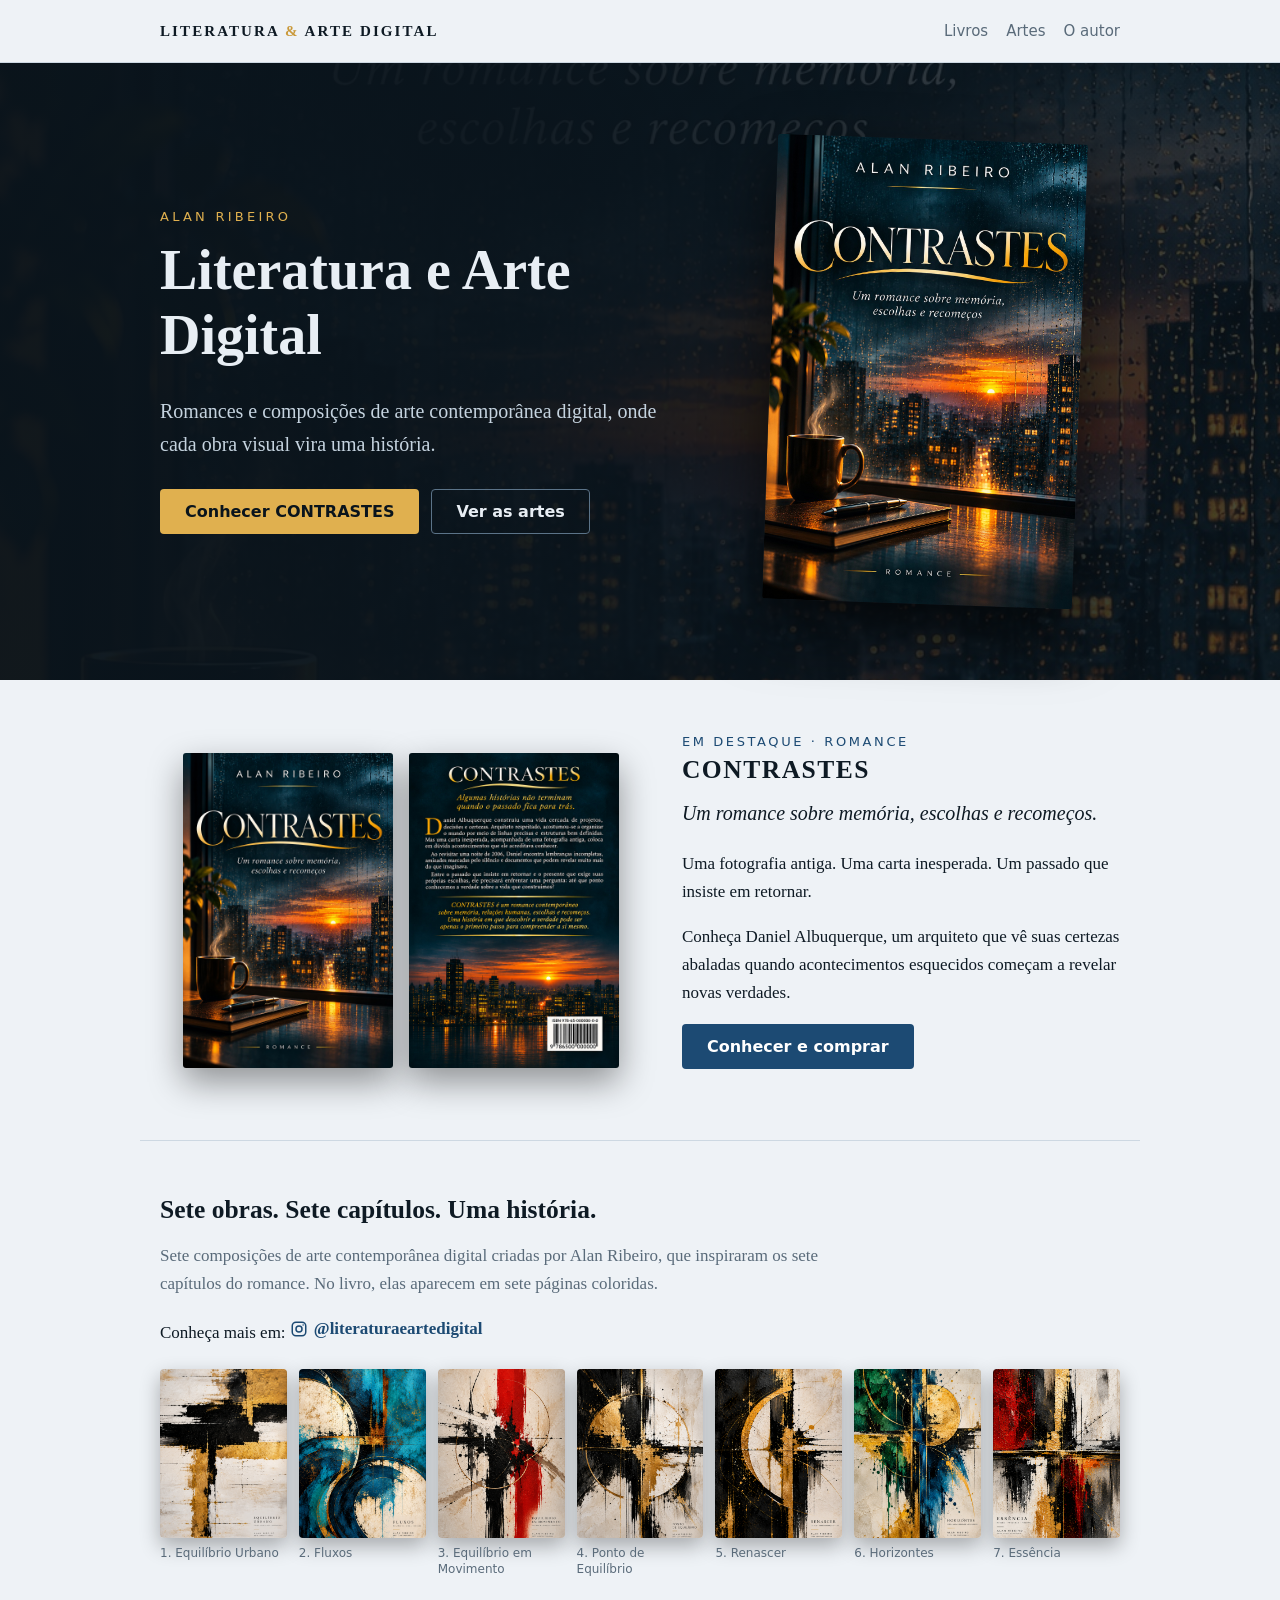
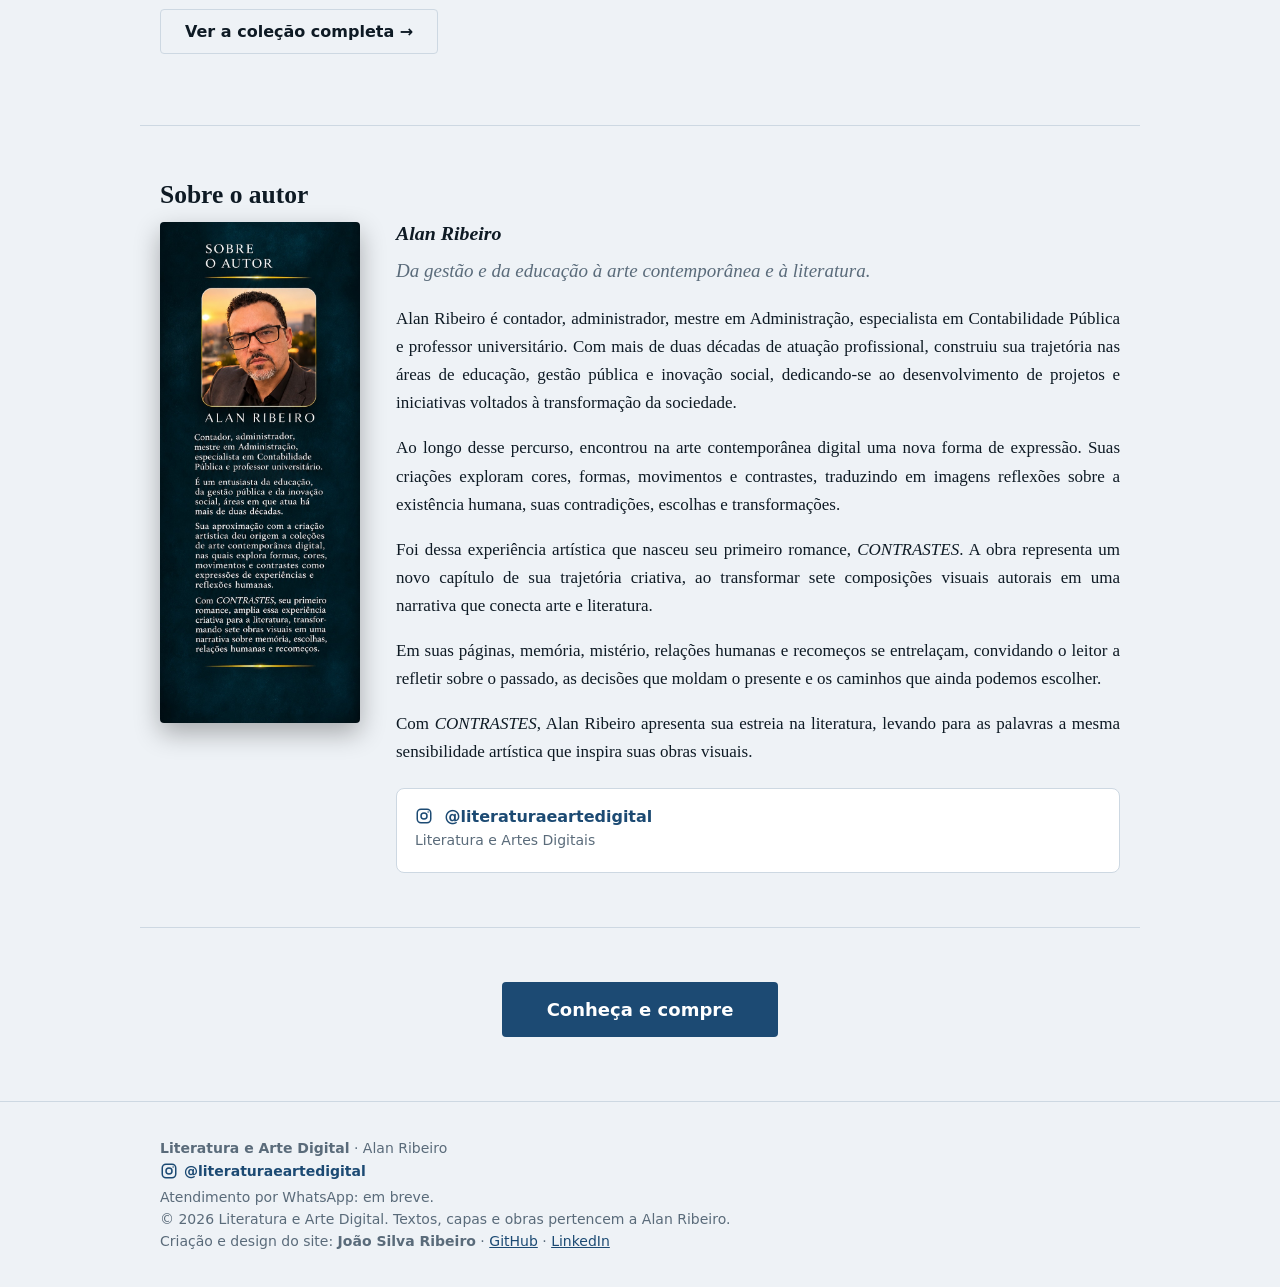
<file: index.html>
<!DOCTYPE html>
<html lang="pt-BR">
<head>
<meta charset="utf-8">
<meta name="viewport" content="width=device-width, initial-scale=1, viewport-fit=cover">
<title>Literatura e Arte Digital — Alan Ribeiro</title>
<meta name="description" content="Livros e arte contemporânea digital de Alan Ribeiro. Conheça CONTRASTES, seu primeiro romance.">
<meta property="og:title" content="Literatura e Arte Digital — Alan Ribeiro">
<meta property="og:description" content="Livros e arte contemporânea digital de Alan Ribeiro. Conheça CONTRASTES, seu primeiro romance.">
<meta property="og:image" content="https://literaturaeartedigital.com.br/images/capa.jpeg">
<meta property="og:url" content="https://literaturaeartedigital.com.br/">
<link rel="canonical" href="https://literaturaeartedigital.com.br/">
<link rel="stylesheet" href="assets/site.css">
<style>
.hero2{background:linear-gradient(100deg,rgba(10,20,28,.97) 38%,rgba(10,20,28,.72)),url(images/capa.jpeg) center/cover,#0a141c;color:#e8eef4;padding:76px 0}
.hero2 .in{display:grid;grid-template-columns:1.15fr .85fr;gap:44px;align-items:center}
.hero2 .eyebrow{font:13px system-ui,sans-serif;letter-spacing:.25em;text-transform:uppercase;color:#e0b04f;margin:0 0 14px}
.hero2 h1{font-size:clamp(34px,5.5vw,56px);max-width:620px}
.hero2 .lead{font-size:20px;max-width:560px;color:#c5d3df}
.hero2 .capa{display:block;width:100%;max-width:310px;margin:auto;border-radius:3px;box-shadow:0 26px 60px rgba(0,0,0,.65);transform:rotate(2deg)}
.dest{display:grid;grid-template-columns:minmax(0,1.1fr) minmax(0,1fr);gap:40px;align-items:center}
.dest .duo{display:flex;gap:16px;justify-content:center;align-items:flex-start}
.dest .duo img{width:46%;max-width:210px;aspect-ratio:2/3;object-fit:cover;border-radius:3px;box-shadow:0 14px 34px rgba(0,0,0,.4)}
.tag{font:13px system-ui,sans-serif;letter-spacing:.2em;text-transform:uppercase;color:var(--ac)}
.obras7{display:grid;grid-template-columns:repeat(7,1fr);gap:12px;margin-top:22px}
.obras7 .ob{display:block}
.obras7 img{display:block;width:100%;aspect-ratio:3/4;object-fit:cover;border-radius:4px;box-shadow:0 8px 20px rgba(0,0,0,.3);transition:transform .15s}
.obras7 span{display:block;margin-top:8px;font:12px/1.3 system-ui,sans-serif;color:var(--mut)}
.band{display:flex;gap:20px;align-items:center;justify-content:space-between;flex-wrap:wrap;background:var(--card);border:1px solid var(--line);border-radius:8px;padding:26px}
.band p{margin:0;max-width:560px}
@media(max-width:900px){.obras7{display:flex;overflow-x:auto;scroll-snap-type:x mandatory;padding-bottom:10px}.obras7 .ob{flex:0 0 140px;scroll-snap-align:start}}
@media(max-width:700px){.hero2{padding:52px 0}.hero2 .in,.dest{grid-template-columns:1fr}.hero2 .capa{max-width:230px;order:-1}.hero2 .acts{margin-top:22px}}
</style>
</head>
<body>
<header class="top"><div class="w bar"><a class="brand" href="./">LITERATURA <i>&amp;</i> ARTE DIGITAL</a><nav><a href="livros/">Livros</a><a href="artes/">Artes</a><a href="#sobre">O autor</a></nav></div></header>

<div class="hero2"><div class="w in">
<div>
<p class="eyebrow">Alan Ribeiro</p>
<h1>Literatura e Arte Digital</h1>
<p class="lead">Romances e composições de arte contemporânea digital, onde cada obra visual vira uma história.</p>
<div class="acts"><a class="btn gold" href="livros/contrastes/">Conhecer CONTRASTES</a><a class="btn ghost" href="livros/contrastes/#obras">Ver as artes</a></div>
</div>
<img class="capa" src="images/capa.jpeg" alt="Capa do livro CONTRASTES, de Alan Ribeiro">
</div></div>

<main>
<section class="w" id="destaque" style="border-top:0">
<div class="dest">
<div class="duo">
<img src="images/capa.jpeg" alt="Capa do livro CONTRASTES" loading="lazy">
<img src="images/quartacapa.jpeg" alt="Contracapa do livro CONTRASTES" loading="lazy">
</div>
<div>
<p class="tag">Em destaque · Romance</p>
<h2 style="letter-spacing:.06em">CONTRASTES</h2>
<p style="font-size:20px;font-style:italic;margin-top:0">Um romance sobre memória, escolhas e recomeços.</p>
<p>Uma fotografia antiga. Uma carta inesperada. Um passado que insiste em retornar.</p>
<p>Conheça Daniel Albuquerque, um arquiteto que vê suas certezas abaladas quando acontecimentos esquecidos começam a revelar novas verdades.</p>
<p><a class="btn" href="livros/contrastes/">Conhecer e comprar</a></p>
</div>
</div>
</section>

<section class="w" id="obras">
<h2>Sete obras. Sete capítulos. Uma história.</h2>
<p style="max-width:680px;color:var(--mut)">Sete composições de arte contemporânea digital criadas por Alan Ribeiro, que inspiraram os sete capítulos do romance. No livro, elas aparecem em sete páginas coloridas.</p>
<p>Conheça mais em: <a class="igl" href="https://www.instagram.com/literaturaeartedigital/" target="_blank" rel="noopener"><svg width="18" height="18" viewBox="0 0 24 24" fill="none" stroke="currentColor" stroke-width="2" stroke-linecap="round" stroke-linejoin="round" aria-hidden="true"><rect x="3" y="3" width="18" height="18" rx="5"/><circle cx="12" cy="12" r="4"/><circle cx="17.5" cy="6.5" r="1" fill="currentColor" stroke="none"/></svg> @literaturaeartedigital</a></p>
<div class="obras7">
<div class="ob"><img src="images/01_Equilibrio_Urbano.jpg" alt="Obra 1: Equilíbrio Urbano" loading="lazy"><span>1. Equilíbrio Urbano</span></div>
<div class="ob"><img src="images/02_Fluxos.jpg" alt="Obra 2: Fluxos" loading="lazy"><span>2. Fluxos</span></div>
<div class="ob"><img src="images/03_Equilibrio_em_Movimento.jpg" alt="Obra 3: Equilíbrio em Movimento" loading="lazy"><span>3. Equilíbrio em Movimento</span></div>
<div class="ob"><img src="images/04_Ponto_de_Equilibrio.jpg" alt="Obra 4: Ponto de Equilíbrio" loading="lazy"><span>4. Ponto de Equilíbrio</span></div>
<div class="ob"><img src="images/05_Renascer.jpg" alt="Obra 5: Renascer" loading="lazy"><span>5. Renascer</span></div>
<div class="ob"><img src="images/06_Horizontes.jpg" alt="Obra 6: Horizontes" loading="lazy"><span>6. Horizontes</span></div>
<div class="ob"><img src="images/07_Essencia.jpg" alt="Obra 7: Essência" loading="lazy"><span>7. Essência</span></div>
</div>
<p style="margin-top:32px"><a class="btn o" href="livros/contrastes/#obras">Ver a coleção completa →</a></p>
</section>

<section class="w" id="sobre"><h2>Sobre o autor</h2>
<div class="autor">
<img src="images/sobreoautor.jpeg" alt="Alan Ribeiro, autor de CONTRASTES" loading="lazy">
<div>
<h3 style="font-style:italic">Alan Ribeiro</h3>
<p class="tagl">Da gestão e da educação à arte contemporânea e à literatura.</p>
<p>Alan Ribeiro é contador, administrador, mestre em Administração, especialista em Contabilidade Pública e professor universitário. Com mais de duas décadas de atuação profissional, construiu sua trajetória nas áreas de educação, gestão pública e inovação social, dedicando-se ao desenvolvimento de projetos e iniciativas voltados à transformação da sociedade.</p>
<p>Ao longo desse percurso, encontrou na arte contemporânea digital uma nova forma de expressão. Suas criações exploram cores, formas, movimentos e contrastes, traduzindo em imagens reflexões sobre a existência humana, suas contradições, escolhas e transformações.</p>
<p>Foi dessa experiência artística que nasceu seu primeiro romance, <em>CONTRASTES</em>. A obra representa um novo capítulo de sua trajetória criativa, ao transformar sete composições visuais autorais em uma narrativa que conecta arte e literatura.</p>
<p>Em suas páginas, memória, mistério, relações humanas e recomeços se entrelaçam, convidando o leitor a refletir sobre o passado, as decisões que moldam o presente e os caminhos que ainda podemos escolher.</p>
<p>Com <em>CONTRASTES</em>, Alan Ribeiro apresenta sua estreia na literatura, levando para as palavras a mesma sensibilidade artística que inspira suas obras visuais.</p>
<div class="cards">
<a class="card" href="https://www.instagram.com/literaturaeartedigital/" target="_blank" rel="noopener"><b><svg style="vertical-align:-3px;margin-right:6px" width="18" height="18" viewBox="0 0 24 24" fill="none" stroke="currentColor" stroke-width="2" stroke-linecap="round" stroke-linejoin="round" aria-hidden="true"><rect x="3" y="3" width="18" height="18" rx="5"/><circle cx="12" cy="12" r="4"/><circle cx="17.5" cy="6.5" r="1" fill="currentColor" stroke="none"/></svg> @literaturaeartedigital</b><span>Literatura e Artes Digitais</span></a>
</div></div></div></section>

<section class="w" style="text-align:center"><a class="btn" style="font-size:18px;padding:16px 44px" href="livros/contrastes/">Conheça e compre</a></section>
</main>

<footer><div class="w">
<p><b>Literatura e Arte Digital</b> · Alan Ribeiro</p>
<p><a class="igl" href="https://www.instagram.com/literaturaeartedigital/" target="_blank" rel="noopener"><svg width="18" height="18" viewBox="0 0 24 24" fill="none" stroke="currentColor" stroke-width="2" stroke-linecap="round" stroke-linejoin="round" aria-hidden="true"><rect x="3" y="3" width="18" height="18" rx="5"/><circle cx="12" cy="12" r="4"/><circle cx="17.5" cy="6.5" r="1" fill="currentColor" stroke="none"/></svg> @literaturaeartedigital</a></p>
<p>Atendimento por WhatsApp: em breve.</p>
<p>© 2026 Literatura e Arte Digital. Textos, capas e obras pertencem a Alan Ribeiro.</p>
<p>Criação e design do site: <b>João Silva Ribeiro</b> · <a href="https://github.com/joaosr8" target="_blank" rel="noopener">GitHub</a> · <a href="https://www.linkedin.com/in/joaosr8/" target="_blank" rel="noopener">LinkedIn</a></p>
</div></footer>
</body>
</html>
</file>
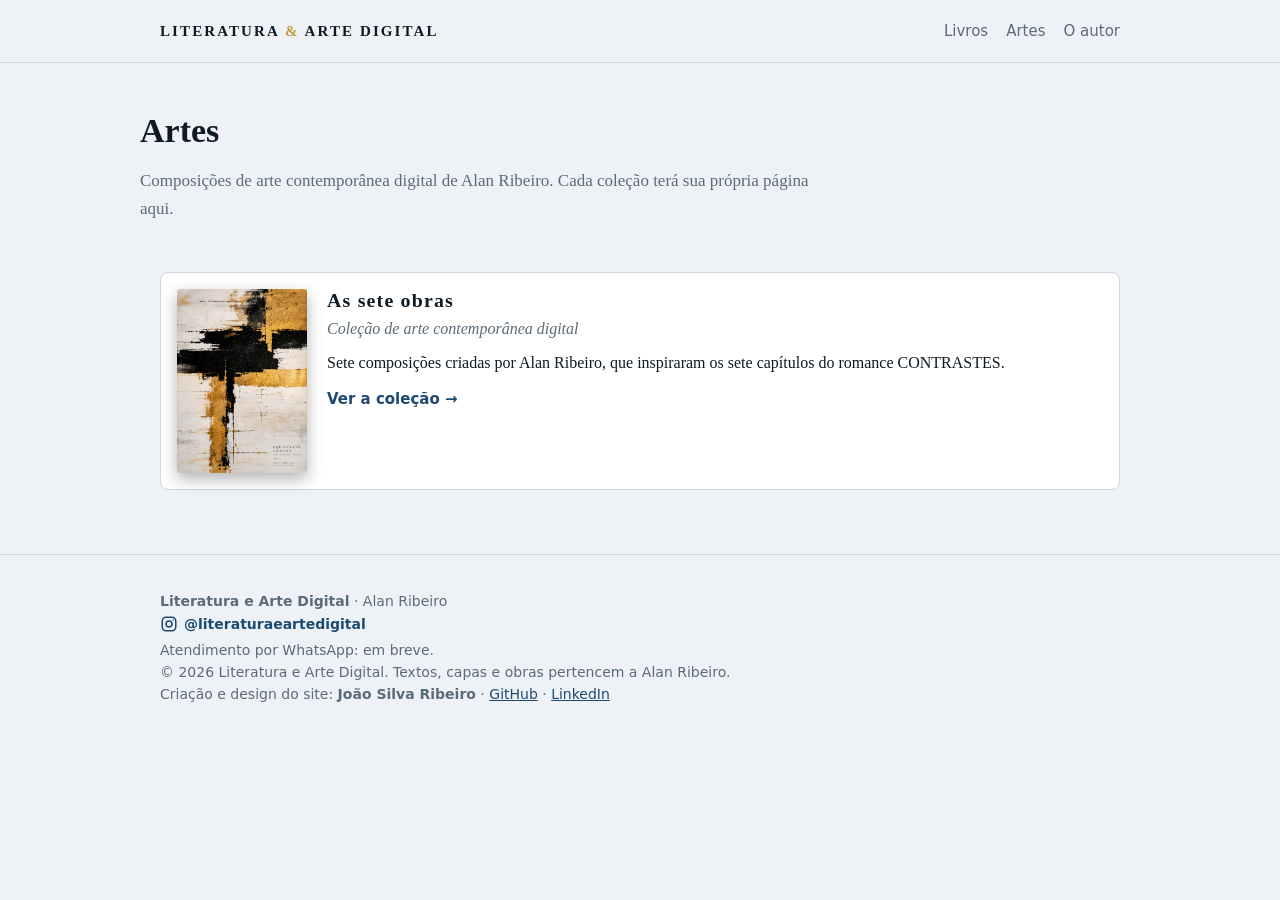
<file: artes/index.html>
<!DOCTYPE html>
<html lang="pt-BR">
<head>
<meta charset="utf-8">
<meta name="viewport" content="width=device-width, initial-scale=1, viewport-fit=cover">
<title>Artes — Literatura e Arte Digital</title>
<meta name="description" content="Arte contemporânea digital de Alan Ribeiro: formas, cores, movimentos e contrastes.">
<meta property="og:title" content="Artes — Literatura e Arte Digital">
<meta property="og:description" content="Arte contemporânea digital de Alan Ribeiro: formas, cores, movimentos e contrastes.">
<meta property="og:image" content="https://literaturaeartedigital.com.br/livros/contrastes/images/capa.jpeg">
<meta property="og:url" content="https://literaturaeartedigital.com.br/artes/">
<link rel="canonical" href="https://literaturaeartedigital.com.br/artes/">
<link rel="stylesheet" href="../assets/site.css">
</head>
<body>
<header class="top"><div class="w bar"><a class="brand" href="../">LITERATURA <i>&amp;</i> ARTE DIGITAL</a><nav><a href="../livros/">Livros</a><a href="../artes/">Artes</a><a href="../#sobre">O autor</a></nav></div></header>
<main>
<div class="w pg"><h1>Artes</h1><p>Composições de arte contemporânea digital de Alan Ribeiro. Cada coleção terá sua própria página aqui.</p></div>
<section class="w" style="border-top:0;padding-top:20px"><div class="lista" id="artes"></div></section>
</main>
<footer><div class="w">
<p><b>Literatura e Arte Digital</b> · Alan Ribeiro</p>
<p><a class="igl" href="https://www.instagram.com/literaturaeartedigital/" target="_blank" rel="noopener"><svg width="18" height="18" viewBox="0 0 24 24" fill="none" stroke="currentColor" stroke-width="2" stroke-linecap="round" stroke-linejoin="round" aria-hidden="true"><rect x="3" y="3" width="18" height="18" rx="5"/><circle cx="12" cy="12" r="4"/><circle cx="17.5" cy="6.5" r="1" fill="currentColor" stroke="none"/></svg> @literaturaeartedigital</a></p>
<p>Atendimento por WhatsApp: em breve.</p>
<p>© 2026 Literatura e Arte Digital. Textos, capas e obras pertencem a Alan Ribeiro.</p>
<p>Criação e design do site: <b>João Silva Ribeiro</b> · <a href="https://github.com/joaosr8" target="_blank" rel="noopener">GitHub</a> · <a href="https://www.linkedin.com/in/joaosr8/" target="_blank" rel="noopener">LinkedIn</a></p>
</div></footer>
<script src="../assets/catalogo.js"></script>
<script src="../assets/site.js"></script>
<script>lista("artes",ARTES,"../","As primeiras páginas de arte chegam em breve. Enquanto isso, acompanhe as novidades no Instagram <a href=\"https://www.instagram.com/literaturaeartedigital/\" target=\"_blank\" rel=\"noopener\">@literaturaeartedigital</a>.");</script>
</body>
</html>
</file>
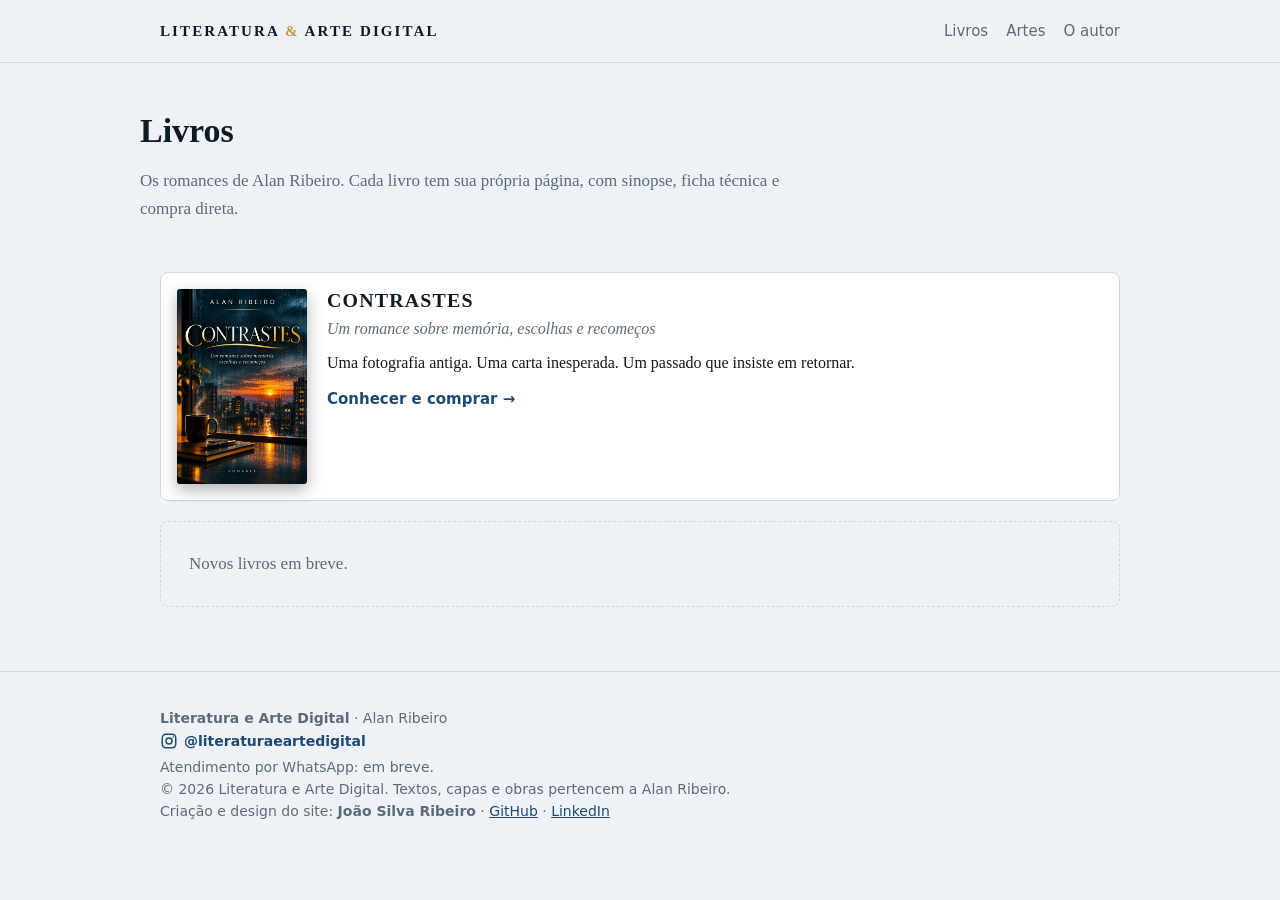
<file: livros/index.html>
<!DOCTYPE html>
<html lang="pt-BR">
<head>
<meta charset="utf-8">
<meta name="viewport" content="width=device-width, initial-scale=1, viewport-fit=cover">
<title>Livros — Literatura e Arte Digital</title>
<meta name="description" content="Livros de Alan Ribeiro: romances com sinopse, ficha técnica e compra direta.">
<meta property="og:title" content="Livros — Literatura e Arte Digital">
<meta property="og:description" content="Livros de Alan Ribeiro: romances com sinopse, ficha técnica e compra direta.">
<meta property="og:image" content="https://literaturaeartedigital.com.br/livros/contrastes/images/capa.jpeg">
<meta property="og:url" content="https://literaturaeartedigital.com.br/livros/">
<link rel="canonical" href="https://literaturaeartedigital.com.br/livros/">
<link rel="stylesheet" href="../assets/site.css">
</head>
<body>
<header class="top"><div class="w bar"><a class="brand" href="../">LITERATURA <i>&amp;</i> ARTE DIGITAL</a><nav><a href="../livros/">Livros</a><a href="../artes/">Artes</a><a href="../#sobre">O autor</a></nav></div></header>
<main>
<div class="w pg"><h1>Livros</h1><p>Os romances de Alan Ribeiro. Cada livro tem sua própria página, com sinopse, ficha técnica e compra direta.</p></div>
<section class="w" style="border-top:0;padding-top:20px"><div class="lista" id="livros"></div>
<p class="vazio" style="margin-top:20px">Novos livros em breve.</p></section>
</main>
<footer><div class="w">
<p><b>Literatura e Arte Digital</b> · Alan Ribeiro</p>
<p><a class="igl" href="https://www.instagram.com/literaturaeartedigital/" target="_blank" rel="noopener"><svg width="18" height="18" viewBox="0 0 24 24" fill="none" stroke="currentColor" stroke-width="2" stroke-linecap="round" stroke-linejoin="round" aria-hidden="true"><rect x="3" y="3" width="18" height="18" rx="5"/><circle cx="12" cy="12" r="4"/><circle cx="17.5" cy="6.5" r="1" fill="currentColor" stroke="none"/></svg> @literaturaeartedigital</a></p>
<p>Atendimento por WhatsApp: em breve.</p>
<p>© 2026 Literatura e Arte Digital. Textos, capas e obras pertencem a Alan Ribeiro.</p>
<p>Criação e design do site: <b>João Silva Ribeiro</b> · <a href="https://github.com/joaosr8" target="_blank" rel="noopener">GitHub</a> · <a href="https://www.linkedin.com/in/joaosr8/" target="_blank" rel="noopener">LinkedIn</a></p>
</div></footer>
<script src="../assets/catalogo.js"></script>
<script src="../assets/site.js"></script>
<script>lista("livros",LIVROS,"../","Em breve.");</script>
</body>
</html>
</file>
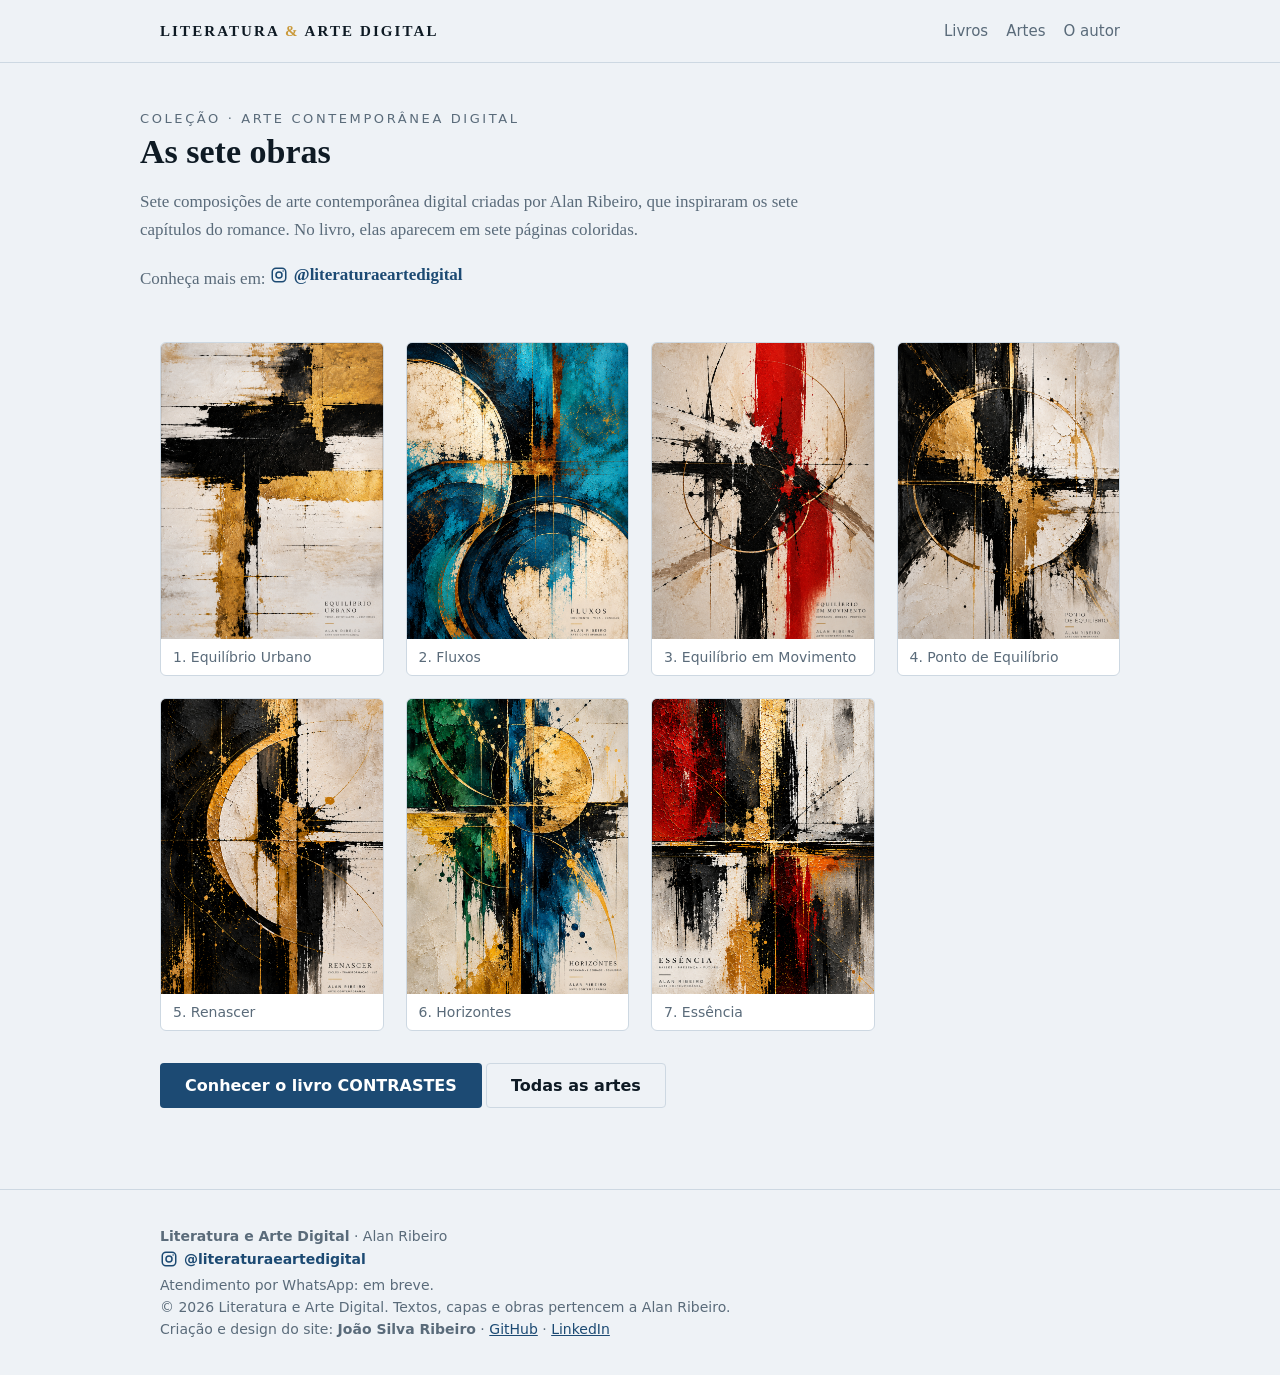
<file: artes/sete-obras/index.html>
<!DOCTYPE html>
<html lang="pt-BR">
<head>
<meta charset="utf-8">
<meta name="viewport" content="width=device-width, initial-scale=1, viewport-fit=cover">
<title>As sete obras — Literatura e Arte Digital</title>
<meta name="description" content="Sete composições de arte contemporânea digital criadas por Alan Ribeiro, que inspiraram os sete capítulos do romance CONTRASTES.">
<meta property="og:title" content="As sete obras — Literatura e Arte Digital">
<meta property="og:description" content="Sete composições de arte contemporânea digital criadas por Alan Ribeiro, que inspiraram os sete capítulos do romance CONTRASTES.">
<meta property="og:image" content="https://literaturaeartedigital.com.br/images/01_Equilibrio_Urbano.jpg">
<meta property="og:url" content="https://literaturaeartedigital.com.br/artes/sete-obras/">
<link rel="canonical" href="https://literaturaeartedigital.com.br/artes/sete-obras/">
<link rel="stylesheet" href="../../assets/site.css">
</head>
<body>
<header class="top"><div class="w bar"><a class="brand" href="../../">LITERATURA <i>&amp;</i> ARTE DIGITAL</a><nav><a href="../../livros/">Livros</a><a href="../../artes/">Artes</a><a href="../../#sobre">O autor</a></nav></div></header>
<main>
<div class="w pg"><p class="tag">Coleção · Arte contemporânea digital</p><h1>As sete obras</h1>
<p>Sete composições de arte contemporânea digital criadas por Alan Ribeiro, que inspiraram os sete capítulos do romance. No livro, elas aparecem em sete páginas coloridas.</p>
<p>Conheça mais em: <a class="igl" href="https://www.instagram.com/literaturaeartedigital/" target="_blank" rel="noopener"><svg width="18" height="18" viewBox="0 0 24 24" fill="none" stroke="currentColor" stroke-width="2" stroke-linecap="round" stroke-linejoin="round" aria-hidden="true"><rect x="3" y="3" width="18" height="18" rx="5"/><circle cx="12" cy="12" r="4"/><circle cx="17.5" cy="6.5" r="1" fill="currentColor" stroke="none"/></svg> @literaturaeartedigital</a></p></div>
<section class="w" style="border-top:0;padding-top:20px"><div class="gal">
<figure><a href="../../images/01_Equilibrio_Urbano.jpg" data-i="0"><img src="../../images/01_Equilibrio_Urbano.jpg" alt="Obra 1: Equilíbrio Urbano" loading="lazy"></a><figcaption>1. Equilíbrio Urbano</figcaption></figure>
<figure><a href="../../images/02_Fluxos.jpg" data-i="1"><img src="../../images/02_Fluxos.jpg" alt="Obra 2: Fluxos" loading="lazy"></a><figcaption>2. Fluxos</figcaption></figure>
<figure><a href="../../images/03_Equilibrio_em_Movimento.jpg" data-i="2"><img src="../../images/03_Equilibrio_em_Movimento.jpg" alt="Obra 3: Equilíbrio em Movimento" loading="lazy"></a><figcaption>3. Equilíbrio em Movimento</figcaption></figure>
<figure><a href="../../images/04_Ponto_de_Equilibrio.jpg" data-i="3"><img src="../../images/04_Ponto_de_Equilibrio.jpg" alt="Obra 4: Ponto de Equilíbrio" loading="lazy"></a><figcaption>4. Ponto de Equilíbrio</figcaption></figure>
<figure><a href="../../images/05_Renascer.jpg" data-i="4"><img src="../../images/05_Renascer.jpg" alt="Obra 5: Renascer" loading="lazy"></a><figcaption>5. Renascer</figcaption></figure>
<figure><a href="../../images/06_Horizontes.jpg" data-i="5"><img src="../../images/06_Horizontes.jpg" alt="Obra 6: Horizontes" loading="lazy"></a><figcaption>6. Horizontes</figcaption></figure>
<figure><a href="../../images/07_Essencia.jpg" data-i="6"><img src="../../images/07_Essencia.jpg" alt="Obra 7: Essência" loading="lazy"></a><figcaption>7. Essência</figcaption></figure>
</div>
<p style="margin-top:32px"><a class="btn" href="../../livros/contrastes/">Conhecer o livro CONTRASTES</a> <a class="btn o" href="../">Todas as artes</a></p></section>
</main>
<footer><div class="w">
<p><b>Literatura e Arte Digital</b> · Alan Ribeiro</p>
<p><a class="igl" href="https://www.instagram.com/literaturaeartedigital/" target="_blank" rel="noopener"><svg width="18" height="18" viewBox="0 0 24 24" fill="none" stroke="currentColor" stroke-width="2" stroke-linecap="round" stroke-linejoin="round" aria-hidden="true"><rect x="3" y="3" width="18" height="18" rx="5"/><circle cx="12" cy="12" r="4"/><circle cx="17.5" cy="6.5" r="1" fill="currentColor" stroke="none"/></svg> @literaturaeartedigital</a></p>
<p>Atendimento por WhatsApp: em breve.</p>
<p>© 2026 Literatura e Arte Digital. Textos, capas e obras pertencem a Alan Ribeiro.</p>
<p>Criação e design do site: <b>João Silva Ribeiro</b> · <a href="https://github.com/joaosr8" target="_blank" rel="noopener">GitHub</a> · <a href="https://www.linkedin.com/in/joaosr8/" target="_blank" rel="noopener">LinkedIn</a></p>
</div></footer>
<script>var G=[["../../images/01_Equilibrio_Urbano.jpg", "Equilíbrio Urbano"], ["../../images/02_Fluxos.jpg", "Fluxos"], ["../../images/03_Equilibrio_em_Movimento.jpg", "Equilíbrio em Movimento"], ["../../images/04_Ponto_de_Equilibrio.jpg", "Ponto de Equilíbrio"], ["../../images/05_Renascer.jpg", "Renascer"], ["../../images/06_Horizontes.jpg", "Horizontes"], ["../../images/07_Essencia.jpg", "Essência"]];var cur=0,lb=null;
function show(i){cur=(i+G.length)%G.length;if(!lb){lb=document.createElement("div");lb.className="lb";lb.onclick=function(e){if(e.target===lb)fecha()};document.body.appendChild(lb)}lb.innerHTML='<img src="'+G[cur][0]+'" alt="'+G[cur][1]+'"><p>'+(cur+1)+". "+G[cur][1]+'</p><div><button onclick="show(cur-1)">← Anterior</button><button onclick="fecha()">Fechar</button><button onclick="show(cur+1)">Próxima →</button></div>'}
function fecha(){if(lb){lb.remove();lb=null}}
document.querySelectorAll(".gal a").forEach(function(a){a.addEventListener("click",function(e){e.preventDefault();show(+a.dataset.i)})});
document.addEventListener("keydown",function(e){if(!lb)return;if(e.key==="Escape")fecha();if(e.key==="ArrowRight")show(cur+1);if(e.key==="ArrowLeft")show(cur-1)});</script>
</body>
</html>
</file>
<file: assets/site.css>
:root{box-sizing:border-box;--bg:#eef2f6;--fg:#0e1a24;--mut:#5a6b7a;--card:#fff;--line:#cdd8e2;--ac:#1c4a73;--gold:#c9993a;--navy:#0a141c}
@media (prefers-color-scheme:dark){:root{color-scheme:dark;--bg:#0a141c;--fg:#e8eef4;--mut:#93a5b5;--card:#10202c;--line:#223646;--ac:#4a8fc7;--gold:#e0b04f}}
*{box-sizing:border-box}
html{scroll-behavior:smooth;scroll-padding-top:70px}
body{margin:0;background:var(--bg);color:var(--fg);font:17px/1.65 Georgia,"Times New Roman",serif;padding-bottom:env(safe-area-inset-bottom,0px)}
h1,h2,h3{line-height:1.15;margin:0 0 .5em}
a{color:var(--ac)}
img{max-width:100%;height:auto}
.w{max-width:1000px;margin:0 auto;padding-left:20px;padding-right:20px}
.top{position:sticky;top:0;z-index:5;background:var(--bg);border-bottom:1px solid var(--line);padding-top:env(safe-area-inset-top,0px)}
.bar{display:flex;justify-content:space-between;align-items:center;min-height:62px;gap:12px;flex-wrap:wrap}
.brand{font-weight:700;letter-spacing:.14em;text-decoration:none;color:var(--fg);font-size:15px}
.brand i{color:var(--gold);font-style:normal}
nav a{margin-left:18px;text-decoration:none;color:var(--mut);font:15px system-ui,sans-serif}
nav a:hover{color:var(--fg)}
.hero{background:linear-gradient(160deg,#0a141c 30%,#14324d);color:#e8eef4;padding:88px 0 72px}
.hero .eyebrow{font:13px system-ui,sans-serif;letter-spacing:.25em;text-transform:uppercase;color:#e0b04f;margin:0 0 14px}
.hero h1{font-size:clamp(34px,6vw,58px);max-width:760px}
.hero .lead{font-size:20px;max-width:640px;color:#c5d3df}
.acts{display:flex;gap:12px;flex-wrap:wrap;margin-top:28px}
.btn{display:inline-block;background:var(--ac);color:#fff;padding:12px 24px;border-radius:4px;font:600 16px system-ui,sans-serif;text-decoration:none;border:1px solid transparent}
.btn.gold{background:#e0b04f;color:#0a141c}
.btn.ghost{background:none;color:#e8eef4;border-color:#5b7388}
.btn.o{background:none;color:var(--fg);border-color:var(--line)}
section{padding:54px 0;border-top:1px solid var(--line)}
.hero+main section:first-child{border-top:0}
.lista{display:grid;grid-template-columns:repeat(auto-fit,minmax(310px,1fr));gap:20px}
.item{display:grid;grid-template-columns:130px 1fr;gap:20px;background:var(--card);border:1px solid var(--line);border-radius:8px;padding:16px;text-decoration:none;color:inherit;transition:transform .15s,box-shadow .15s}
.item:hover{transform:translateY(-3px);box-shadow:0 12px 28px rgba(0,0,0,.18)}
.item img{width:100%;border-radius:3px;box-shadow:0 6px 16px rgba(0,0,0,.3)}
.item h3{margin:0 0 4px;letter-spacing:.06em}
.item .sub{font-style:italic;color:var(--mut);margin:0 0 8px}
.item p{margin:0 0 8px;font-size:16px}
.more{font:600 15px system-ui,sans-serif;color:var(--ac)}
.vazio{padding:28px;border:1px dashed var(--line);border-radius:8px;color:var(--mut);margin:0}
.autor{display:grid;grid-template-columns:200px 1fr;gap:36px;align-items:start}
.autor img{border-radius:4px;box-shadow:0 10px 26px rgba(0,0,0,.3)}
.cards{display:grid;grid-template-columns:repeat(auto-fit,minmax(260px,1fr));gap:14px;margin-top:22px}
.card{display:block;background:var(--card);border:1px solid var(--line);border-radius:8px;padding:18px;text-decoration:none;color:inherit}
.card b{display:block;color:var(--ac);font:600 16px system-ui,sans-serif}
.card span{font:14px system-ui,sans-serif;color:var(--mut)}
.pg{padding:48px 0 12px}
.pg p{max-width:680px;color:var(--mut)}
footer{border-top:1px solid var(--line);padding:32px 0;color:var(--mut);font:14px system-ui,sans-serif}
footer p{margin:6px 0}
@media(max-width:700px){.autor{grid-template-columns:1fr}.autor img{max-width:180px}.hero{padding:60px 0 48px}.item{grid-template-columns:100px 1fr}nav a{margin-left:12px}}
.igl{display:inline-flex;align-items:center;gap:6px;font-weight:700;text-decoration:none}
.tag{font:13px system-ui,sans-serif;letter-spacing:.2em;text-transform:uppercase;color:var(--ac);margin:0 0 6px}
.tagl{font-style:italic;color:var(--mut);font-size:19px;margin-top:0}
main{padding-bottom:10px}
.gal{display:grid;grid-template-columns:repeat(auto-fill,minmax(210px,1fr));gap:22px}
.gal figure{margin:0;background:var(--card);border:1px solid var(--line);border-radius:6px;overflow:hidden}
.gal a{display:block}
.gal img{display:block;width:100%;aspect-ratio:3/4;object-fit:cover;transition:transform .2s}
.gal a:hover img{transform:scale(1.03)}
.gal figcaption{padding:10px 12px;font:14px system-ui,sans-serif;color:var(--mut)}
.lb{position:fixed;inset:0;background:rgba(0,0,0,.9);display:flex;flex-direction:column;align-items:center;justify-content:center;z-index:50;padding:20px}
.lb img{max-width:92vw;max-height:76vh;border-radius:3px}
.lb p{color:#e8eef4;font:15px system-ui,sans-serif;margin:12px 0}
.lb button{background:#10202c;color:#e8eef4;border:1px solid #36506a;padding:10px 16px;border-radius:4px;font:15px system-ui,sans-serif;cursor:pointer;margin:0 5px}
.autor p{text-align:justify;hyphens:auto}
.autor .tagl{text-align:left}
</file>
